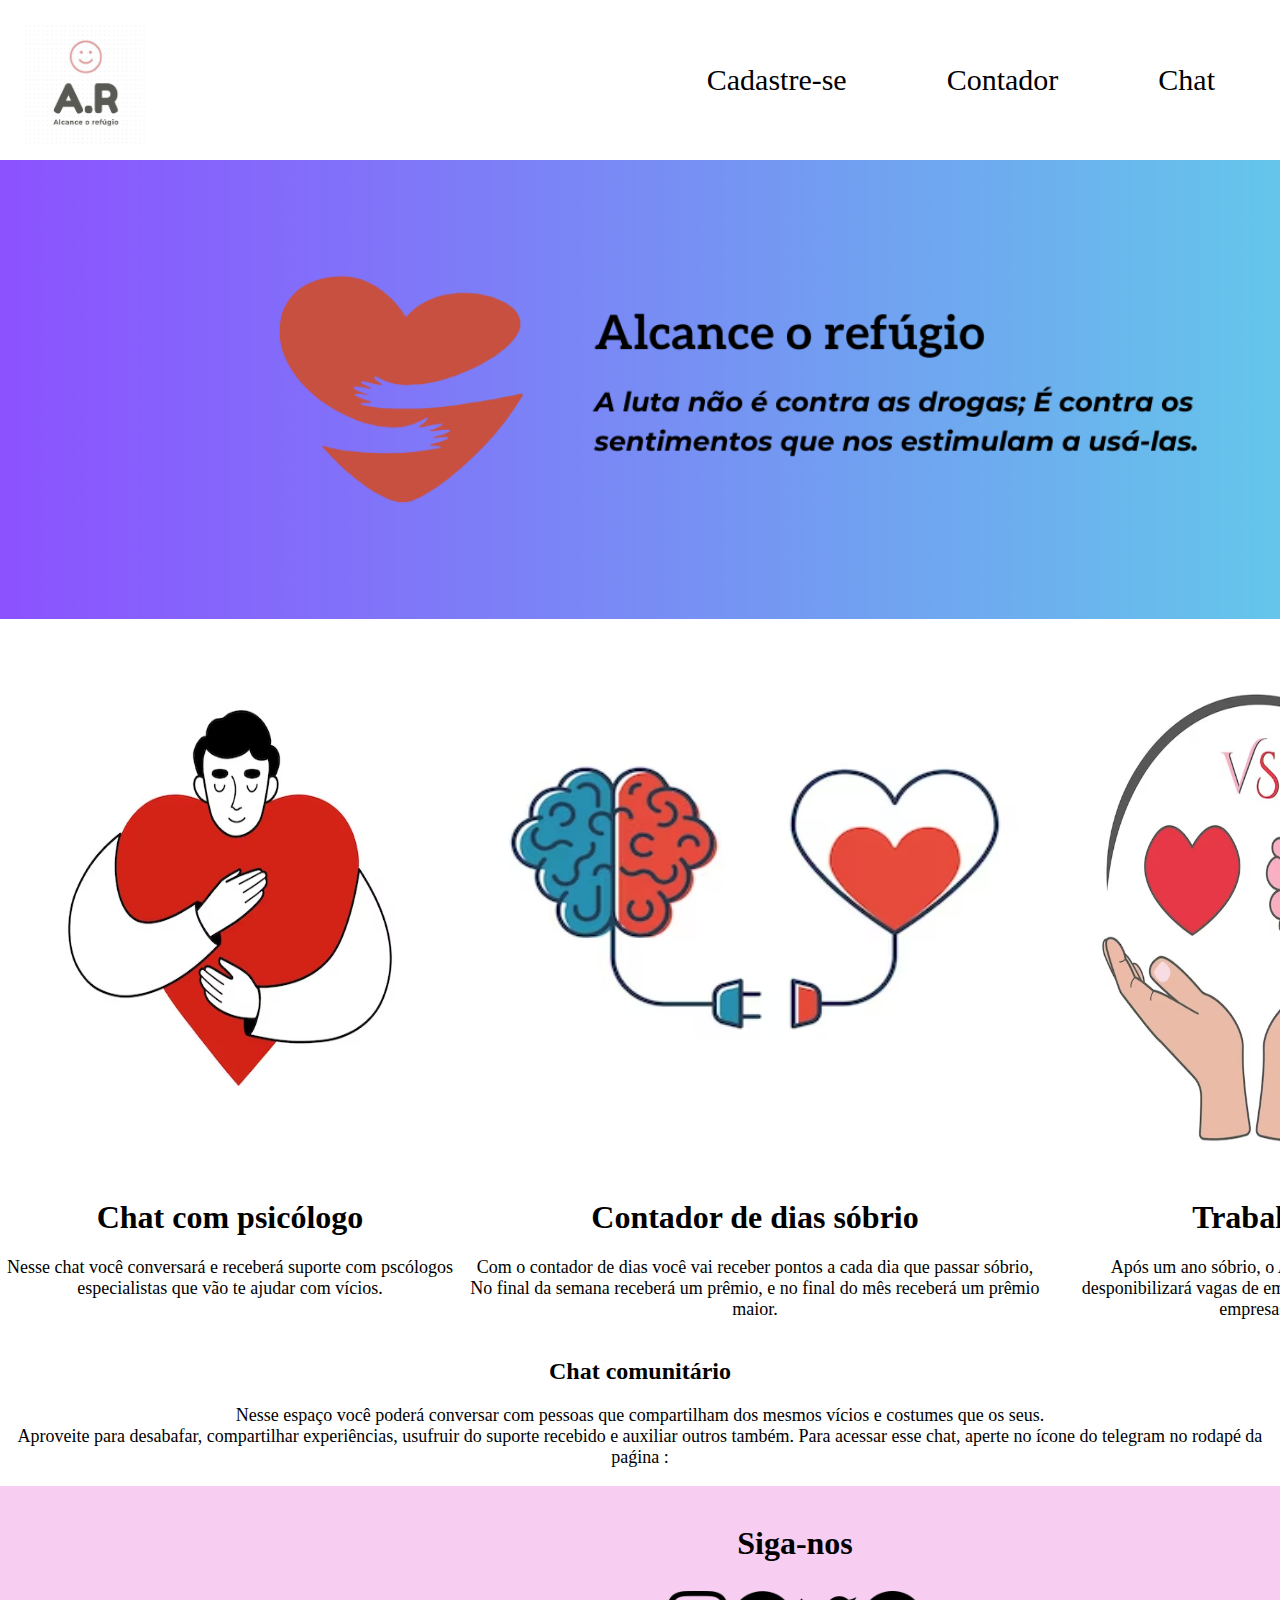
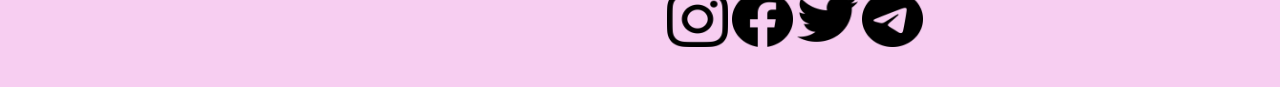
<file: index.html>
<!DOCTYPE html>
<html lang="en">
<head>
    <meta charset="UTF-8">
    <meta http-equiv="X-UA-Compatible" content="IE=edge">
    <meta name="viewport" content="width=device-width, initial-scale=1.0">
    <title>HOME</title>
    <link rel="stylesheet" href="style.css">
</head>
<body>
    <div class="tudo">
        <div class="cabecalho">
            <img class="logo" src="logo1.jpeg">
            <div class="cadastro">
                <ul>
                    <li><a href="index1.html">Cadastre-se </a></li>

                    <li><a href="index6.html">Contador</li></a>
                    <li><a href="index5.html">Chat</li></a>
                </ul>
                
            </div>
        </div>
        <div class="comeco">
           <img class="banner" src="Talk to us.png">
        </div>
        <div class="exp">
            <div class="texto1">
                <img class="autoajuda" src="autoajuda.jpeg">
                <h1>Chat com psicólogo </h1>
               <p> Nesse chat você conversará e receberá suporte com pscólogos especialistas que vão te ajudar com vícios.
            </div>
            <div class="texto2">
                <img class="cerebro" src="cerebro.jpeg">
                <h1>Contador de dias sóbrio</h1>
                <p>Com o contador de dias você vai receber pontos a cada dia que passar sóbrio, 
                <br>No final da semana receberá um prêmio, e no final do mês receberá um prêmio maior.
                </p>
            </div>
            <div class="texto3">
                <img class="vs" src="vs..jpeg">
                <h1>Trabalho </h1>
                <p>
                    Após um ano sóbrio, o Alcance Refúgio desponibilizará vagas de emprego em diferentes empresas.</p>
            </div>
            
        </div>
    
        
        <div class="comunitario">
            <h2>Chat comunitário</h2>
            <p>
                Nesse espaço você poderá conversar com pessoas que compartilham dos mesmos vícios e costumes que os seus. <br>
                Aproveite para desabafar, compartilhar experiências, usufruir do suporte recebido e auxiliar outros também. 
                Para acessar esse chat, aperte no ícone do telegram no rodapé da paǵina :
            </p>
        </div>
        <div class="rodape">
            <br>
            <div class="redes">
               <h1>Siga-nos</h1> 
               <a href="https://instagram.com/suporte2d?igshid=OGQ5ZDc2ODk2ZA=="><img class="insta" src="instagram (1).png"></a>
               <a href="https://www.facebook.com/profile.php?id=61552920634594&mibextid=ZbWKwL"><img class="face" src="facebook (1).png"></a>
               <a href=" https://x.com/Suporte2D?s=09 "><img class="twit" src="twitter.png"></a>
               <a href=" https://t.me/+3ENlrYXe0_UyMzUx "><img class="tele" src="telegram.png"></a>
            </div>
            <br>
            <br>
        </div>
    </div>
    
</body>
</html>
</file>
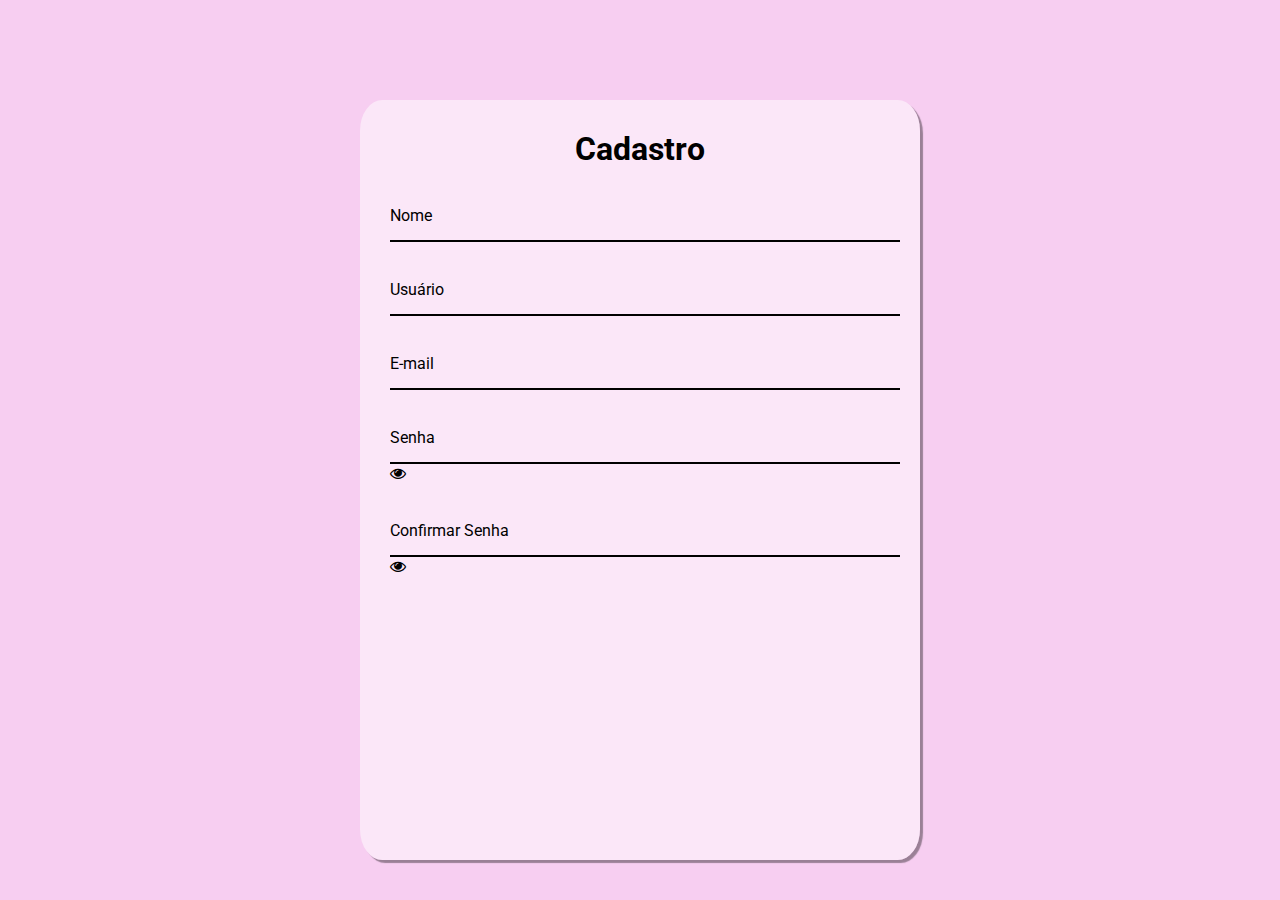
<file: index1.html>
<!DOCTYPE html>
<html lang="en">
<head>
    <meta charset="UTF-8">
    <meta http-equiv="X-UA-Compatible" content="IE=edge">
    <meta name="viewport" content="width=device-width, initial-scale=1.0">
    <title>CADASTRO</title>
    <link rel="stylesheet" href="style2.css">
    <body>

      <head>
         <link rel="stylesheet" href="https://stackpath.bootstrapcdn.com/font-awesome/4.7.0/css/font-awesome.min.css">  
         </head>
         
         <body>
         
         <div class='container'>
           <div class='card'>
             <h1> Cadastro </h1>
             
             <div id='msgError'></div>
             <div id='msgSuccess'></div>
             
                     <div class="label-float">
                        <input type="text" id="nome" placeholder=" " required>
                        <label id="labelNome" for="nome">Nome</label>
                     </div>
         
                     <div class="label-float">
                        <input type="text" id="usuario" placeholder=" " required>
                        <label id="labelUsuario" for="usuario">Usuário</label>
                     </div>

                     <div class="label-float">
                        <input type="text" id="nome" placeholder=" " required>
                        <label id="labelNome" for="nome">E-mail</label>
                     </div>
                     
                     <div class="label-float">
                        <input type="password" id="senha" placeholder=" " required>
                        <label id="labelSenha" for="senha">Senha</label>
                        <i id="verSenha" class="fa fa-eye" aria-hidden="true"></i>
                        
                     </div>
         
                     <div class="label-float">
                        <input type="password" id="confirmSenha" placeholder=" " required>
                        <label id="labelConfirmSenha" for="confirmSenha">Confirmar Senha</label>
                        <i id="verConfirmSenha" class="fa fa-eye" aria-hidden="true"></i>
                     </div>
                     
                     <div class='justify-center'>
                       <a href="index3.html"><button onclick='cadastrar()'>Próximo</button></a> 
                     </div>
         
             
           </div>
           </div>
         </body>



    
       
          <script type="text/javascript" src="index2.js"></script>
        
</body>
</html>
</file>
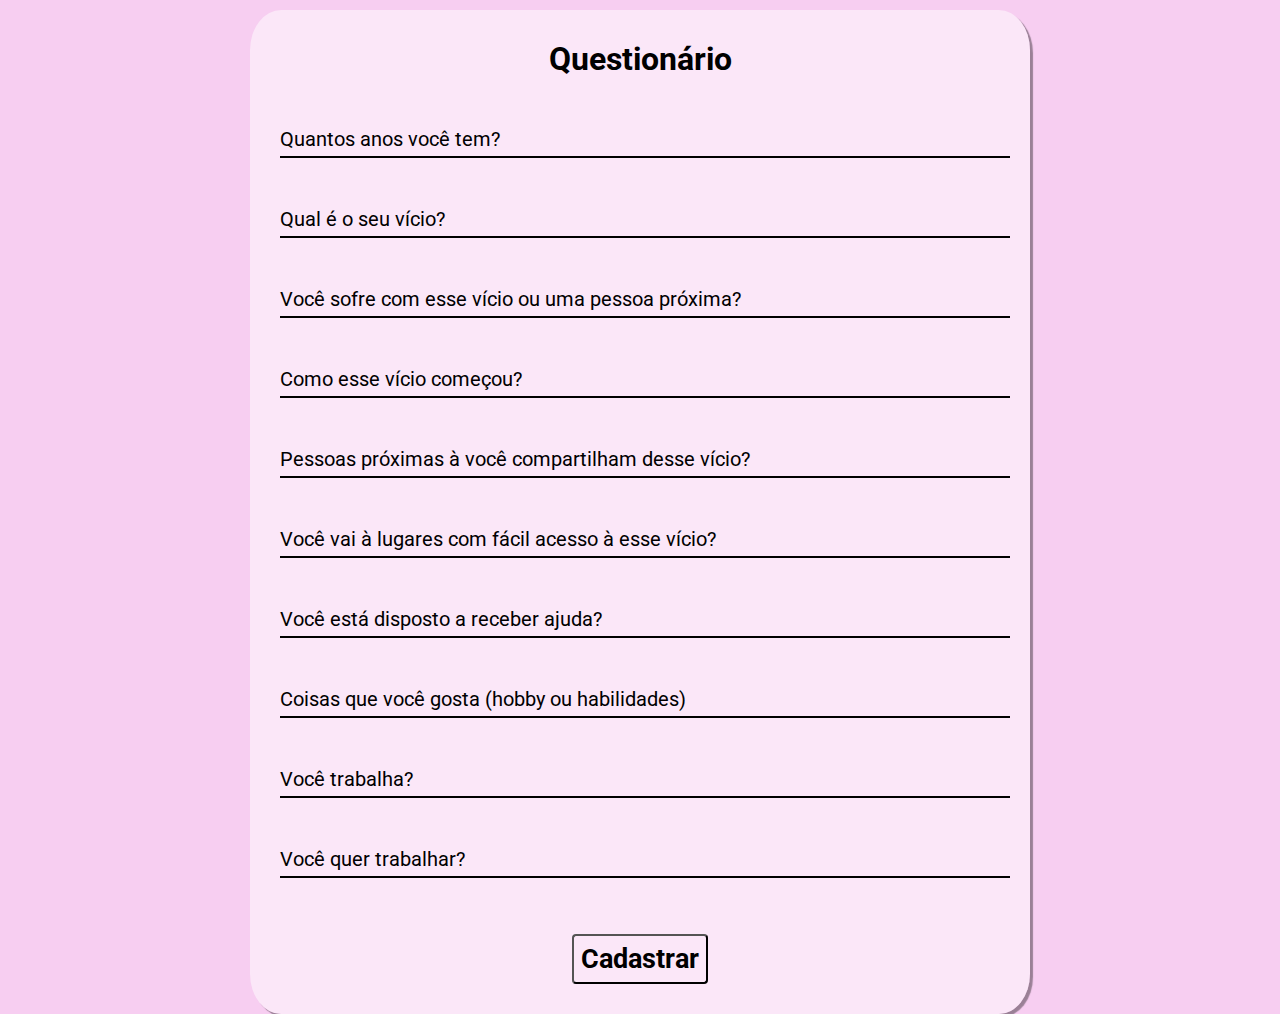
<file: index3.html>
<!DOCTYPE html>
<html lang="en">
<head>
    <meta charset="UTF-8">
    <meta http-equiv="X-UA-Compatible" content="IE=edge">
    <meta name="viewport" content="width=device-width, initial-scale=1.0">
    <title>QUESTIONÁRIO</title>
    <link rel="stylesheet" href="style3.css">
    <body>

      <head>
         <link rel="stylesheet" href="https://stackpath.bootstrapcdn.com/font-awesome/4.7.0/css/font-awesome.min.css">  
         </head>
         
         <body>
         
         <div class='container'>
           <div class='card'>
             <h1> Questionário </h1>
             
             <div id='msgError'></div>
             <div id='msgSuccess'></div>

                     <div class="label-float">
                           <input type="text" id="nome" placeholder=" " required>
                           <label id="labelNome" for="nome">Quantos anos você tem?</label>
                     </div>
             
                     <div class="label-float">
                        <input type="text" id="nome" placeholder=" " required>
                        <label id="labelNome" for="nome">Qual é o seu vício?</label>
                     </div>
         
                     <div class="label-float">
                        <input type="text" id="usuario" placeholder=" " required>
                        <label id="labelUsuario" for="usuario">Você sofre com esse vício ou uma pessoa próxima?</label>
                     </div>

                     <div class="label-float">
                        <input type="text" id="nome" placeholder=" " required>
                        <label id="labelNome" for="nome">Como esse vício começou?</label>
                     </div>

                     <div class="label-float">
                        <input type="text" id="nome" placeholder=" " required>
                        <label id="labelNome" for="nome">Pessoas próximas à você compartilham desse vício?</label>
                     </div>

                     <div class="label-float">
                        <input type="text" id="nome" placeholder=" " required>
                        <label id="labelNome" for="nome">Você vai à lugares com fácil acesso à esse vício?</label>
                     </div>

                     <div class="label-float">
                        <input type="text" id="nome" placeholder=" " required>
                        <label id="labelNome" for="nome">Você está disposto a receber ajuda?</label>
                     </div>
                     
                     <div class="label-float">
                        <input type="text" id="nome" placeholder=" " required>
                        <label id="labelNome" for="nome">Coisas que você gosta (hobby ou habilidades)</label>
                     </div>

                     <div class="label-float">
                        <input type="text" id="nome" placeholder=" " required>
                        <label id="labelNome" for="nome">Você trabalha?</label>
                     </div>

                     <div class="label-float">
                        <input type="text" id="nome" placeholder=" " required>
                        <label id="labelNome" for="nome">Você quer trabalhar?</label>
                     </div>

                     <div class='justify-center'>
                       <a href="index4.html"><button onclick='cadastrar()'>Cadastrar</button></a> 
                     </div>
         
             
           </div>
           </div>
         </body>



    
       
          <script type="text/javascript" src="index3.js"></script>
        
</body>
</html>
</file>
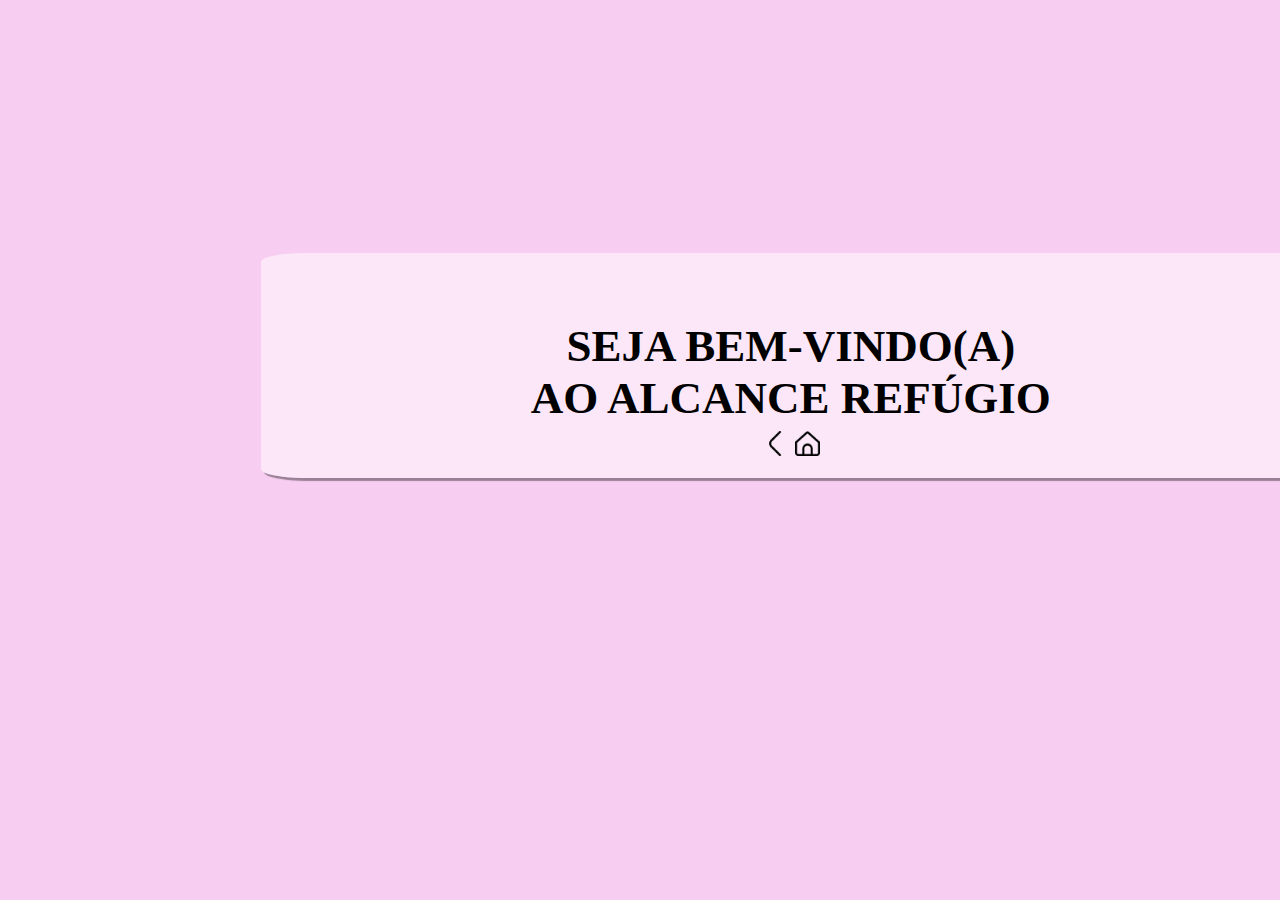
<file: index4.html>
<!DOCTYPE html>
<html lang="en">
<head>
    <meta charset="UTF-8">
    <meta http-equiv="X-UA-Compatible" content="IE=edge">
    <meta name="viewport" content="width=device-width, initial-scale=1.0">
    <title>BEM-VINDO</title>
    <link rel="stylesheet" href="style4.css">
</head>
<body> 
    <div class="mae">
        <div class="titulo">
           <h2> SEJA BEM-VINDO(A)<br>
            AO ALCANCE REFÚGIO </h2>
        </div>
        <div class="imagem">
           <a href="index3.html"> <img class="seta" src="angulo-esquerdo.png"></a>
           <a href="index.html"> <img class="casa" src="casa.png"></a>
        </div>
</div>
    
</body>
</html>
</file>
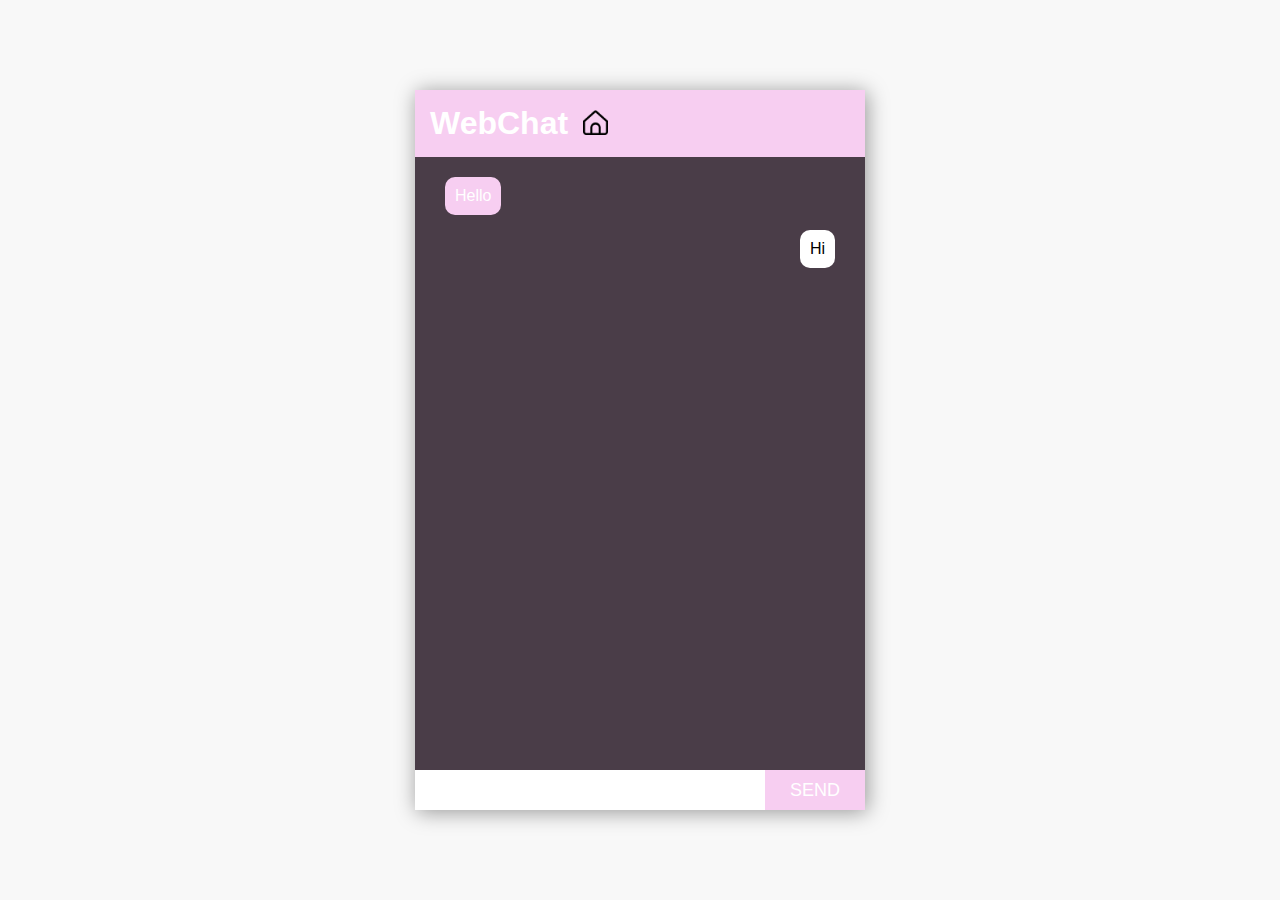
<file: index5.html>
<!DOCTYPE html>
<html lang="en">
<head>
    <meta charset="UTF-8">
    <meta http-equiv="X-UA-Compatible" content="IE=edge">
    <meta name="viewport" content="width=device-width, initial-scale=1.0">
    <title>Chat</title>
    <link rel="stylesheet" href="style5.css">
</head>
<body>
    <div class="container">
        <div class="header">
            <h1>WebChat</h1>
            <a href="index.html"><img class="home" src="casa.png"></a>
        </div>
        <div class="body">
           <p class="message"> Hello</p>
           <p class="message user_message">Hi</p>
        </div>
        <div class="footer">
            <form>
                <input type="text" name="">
                <button>SEND</button>

            </form>
        </div>
    </div>

</body>
</html>
</file>
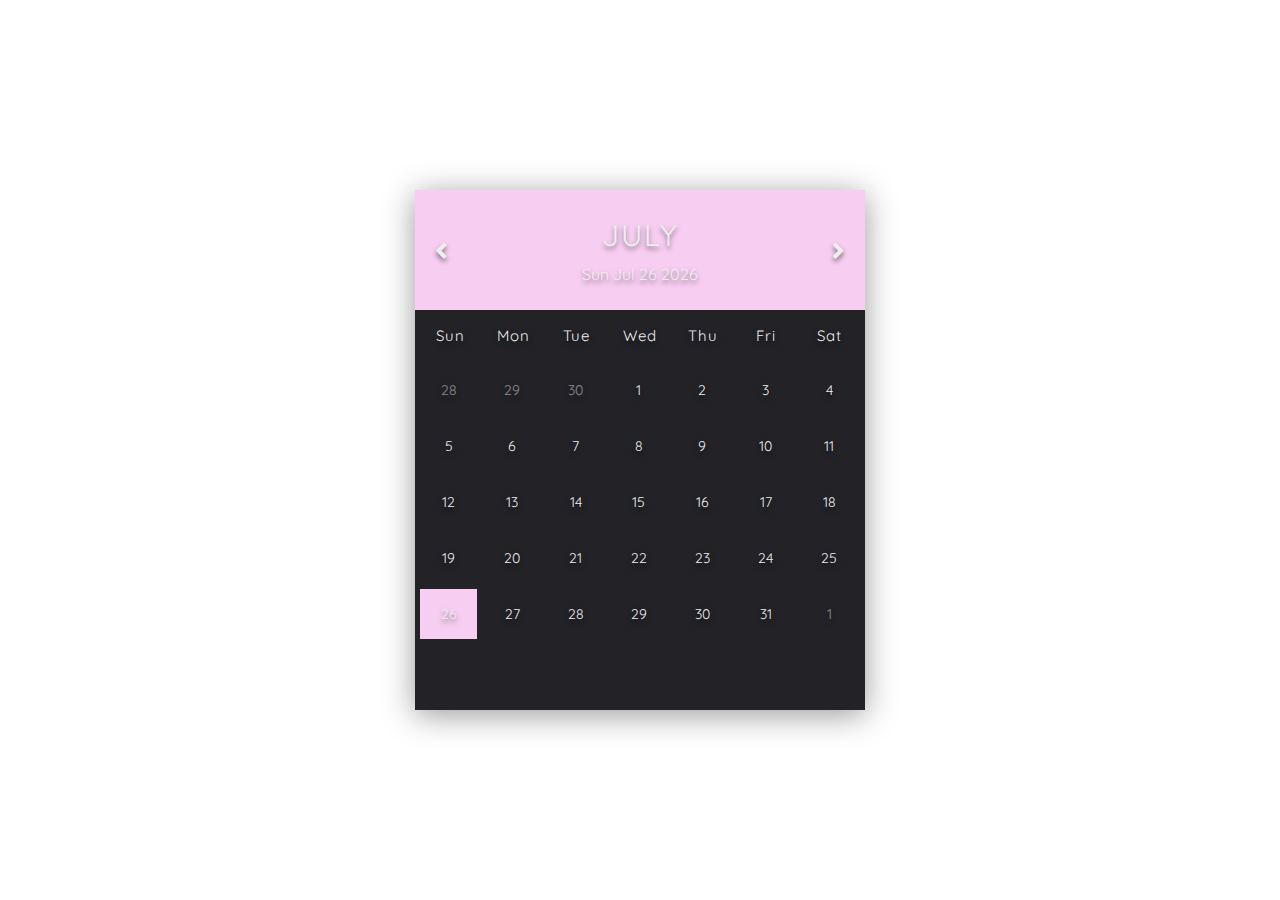
<file: index6.html>
<!DOCTYPE html>
<html lang="en">
  <head>
    <meta charset="UTF-8" />
    <meta name="viewport" content="width=device-width, initial-scale=1.0" />
    <title>Contador</title>
    <link rel="stylesheet" href="style6.css" />
    <link
      rel="stylesheet"
      href="https://cdnjs.cloudflare.com/ajax/libs/font-awesome/5.13.0/css/all.min.css"
    />
    <link
      href="https://fonts.googleapis.com/css2?family=Quicksand:wght@300;400;500;600;700&display=swap"
      rel="stylesheet"
    />
  </head>
  <body>
    <div class="container">
      <div class="calendar">
        <div class="month">
          <i class="fas fa-angle-left prev"></i>
          <div class="date">
            <h1></h1>
            <p></p>
          </div>
          <i class="fas fa-angle-right next"></i>
        </div>
        <div class="weekdays">
          <div>Sun</div>
          <div>Mon</div>
          <div>Tue</div>
          <div>Wed</div>
          <div>Thu</div>
          <div>Fri</div>
          <div>Sat</div>
        </div>
        <div class="days"></div>
      </div>
    </div>

    <script src="index6.js"></script>
  </body>
</html>
</file>
<file: style.css>
body{
    margin: 0%;
    padding: 0%;
}
.cabecalho{
    width: 98,5%;
    height: 130px;
    background: #ffffff;
    padding: 15px 15px;
    display: flex;
    justify-content: space-between;
    gap: 10px;
    

}
.logo{
    width: 123px;
    height: 122px;
    margin: 10px;
}
.cadastro{
    display: flex;
    align-items: center;
    padding-right: 50px;
    font-size: 30px;
    
}
ul{
    gap: 100px;
    display: flex;
    flex-direction: row;
    list-style: none;
}
a{
    text-decoration: none;
    color: black;
}
.comeco{
    text-align: center;
}
.banner{
    width: 1574px;
}
.exp{
    display: flex;
    padding-left: 5px;
    text-align: center;
}
.cerebro{
    width:600px;
    height: 550px;
}
.vs{
    width:400px;
    height: 510px;
}
.texto3{
    margin-top: 40px;

}
.autoajuda{
    width:450px;
    height: 550px;
}
.rodape{
    background-color: #f7cef1;
    width: 1590px;
    
    position: absolute;
    justify-content: center;
}
.redes{
    text-align: center;
    overflow: hidden;
   
}
.insta{
    width: 61px;
    height: 56px;
}
.face{
    width: 61px;
    height: 56px;
    margin-top: 7px;

}
.twit{
    width: 61px;
    height: 56px;
    margin-top: 5px;

}
.tele{
    width: 61px;
    height: 56px;
    margin-top: 5px;

}
.comunitario{
    text-align: center;
}
p{
    font-size: 18px;
}
</file>
<file: style2.css>
@import url('https://fonts.googleapis.com/css2?family=Roboto:ital,wght@0,100;0,300;0,400;0,500;0,700;0,900;1,100;1,300;1,400;1,500;1,700;1,900&display=swap');

* {
  margin: 0;
  padding: 0;
  font-family: 'Roboto', sans-serif;
}

body {
  background-color: #f7cef1;
  background-repeat: no-repeat;
  background-size: cover;
  background-attachment: fixed
  
}

.container {
  display: flex;
  justify-content: center;
  width: 100%;
  margin-top: 100px;
}

.card {
  background-color: #ffffff80;
  padding: 30px;
  border-radius: 4%;
  box-shadow: 3px 3px 1px 0px #00000060;
  width: 500px;
  height: 700px;
}

h1{
  text-align: center;
  margin-bottom: 20px;
  color: #000000
}

.label-float input{
  width: 100%;
  padding: 5px 5px;
  display: inline-block;
  border: 0;
  border-bottom: 2px solid #000000;
  background-color: transparent;
  outline: none;
  min-width: 180px;
  font-size: 20px;
  transition: all .3s ease-out;
  border-radius: 0;
  
}

.label-float{
  position: relative;
  padding-top: 13px;
  margin-top: 5%;
  margin-bottom: 5%;
}

.label-float input:focus{
  border-bottom: 2px solid #000000;
}

.label-float label{
  color: #000000;
  pointer-events: none;
  position: absolute;
  top: 0;
  left: 0;
  margin-top: 13px;
  transition: all .3s ease-out;
}

.label-float input:focus + label,
.label-float input:valid + label{
  font-size: 20px;
  margin-top: 0;
  color: #000000
}





#msgSuccess{
  text-align: center;
  color: #00bb00;
  background-color: #bbffbe;
  padding: 10px;
  border-radius: 4px;
  display: none;
}

.Vicio input{
    width: 100%;
  padding: 5px 5px;
  display: inline-block;
  border: 0;
  border-bottom: 2px solid #000000;
  background-color: transparent;
  outline: none;
  min-width: 180px;
  font-size: 20px;
  transition: all .3s ease-out;
  border-radius: 0;
}

.Vicio {
    position: relative;
  padding-top: 13px;
  margin-top: 5%;
  margin-bottom: 5%;
}

.Vicio input:focus{
    border-bottom: 2px solid #000000;
}

.Vicio label{
    color: #000000;
    pointer-events: none;
    position: absolute;
    top: 0;
    left: 0;
    margin-top: 13px;
    transition: all .3s ease-out;
}

.Vicio input:focus + label,
.Vicio input:valid + label{
  font-size: 20px;
  margin-top: 0;
  color: #000000
}

button{
    background: 12pt;
    margin-top: 20px;
    border-radius: 4px;
    cursor: pointer;
    outline: none;
    transition: all .4s ease-out;
    width: 150px;
    height: 70px;
  }
  
  button:hover{
    background-color: #000000;
    color: #fff;
    width: 100px;
  }

  .justify-center{
    display: flex;
    justify-content: center;
    color: #000000;
    pointer-events: none;
    position: absolute;
    top: 0;
    left: 0;
    margin-top: 13px;
    transition: all .3s ease-out;
    text-align: center;
    color: #ff0000;
    background-color: #ffbbbb;
    padding: 10px;
    border-radius: 4px;
    display: none;
  }

  .tempo input{
    width: 100%;
  padding: 5px 5px;
  display: inline-block;
  border: 0;
  border-bottom: 2px solid #000000;
  background-color: transparent;
  outline: none;
  min-width: 180px;
  font-size: 20px;
  transition: all .3s ease-out;
  border-radius: 0;
}

.tempo {
    position: relative;
  padding-top: 13px;
  margin-top: 5%;
  margin-bottom: 5%;
}

.tempo input:focus{
    border-bottom: 2px solid #000000;
}

.tempo label{
    color: #000000;
    pointer-events: none;
    position: absolute;
    top: 0;
    left: 0;
    margin-top: 13px;
    transition: all .3s ease-out;
}

.tempo input:focus + label,
.tempo input:valid + label{
  font-size: 20px;
  margin-top: 0;
  color: #000000;
}

.idade input{
    width: 100%;
  padding: 5px 5px;
  display: inline-block;
  border: 0;
  border-bottom: 2px solid #000000;
  background-color: transparent;
  outline: none;
  min-width: 180px;
  font-size: 20px;
  transition: all .3s ease-out;
  border-radius: 0;
}

.idade {
    position: relative;
  padding-top: 13px;
  margin-top: 5%;
  margin-bottom: 5%;
}

.idade input:focus{
    border-bottom: 2px solid #000000;
}

.idade label{
    color: #000000;
    pointer-events: none;
    position: absolute;
    top: 0;
    left: 0;
    margin-top: 13px;
    transition: all .3s ease-out;
}

.idade input:focus + label,
.idade input:valid + label{
  font-size: 20px;
  margin-top: 0;
  color: #000000;
}
</file>
<file: style3.css>
@import url('https://fonts.googleapis.com/css2?family=Roboto:ital,wght@0,100;0,300;0,400;0,500;0,700;0,900;1,100;1,300;1,400;1,500;1,700;1,900&display=swap');

* {
  margin: 0;
  padding: 0;
  font-family: 'Roboto', sans-serif;
}

body {
  background-color:#f7cef1;
  background-repeat: no-repeat;
  background-size: cover;
  background-attachment: fixed
  
}

.container {
  display: flex;
  justify-content: center;
  width: 100%;
  margin-top: 10px;
}

.card {
  background-color: #ffffff80;
  padding: 30px;
  border-radius: 4%;
  box-shadow: 3px 3px 1px 0px #00000060;
  width: 720px;
}

h1{
  text-align: center;
  margin-bottom: 20px;
  color: black;
}

.label-float input{
  width: 100%;
  padding: 5px 5px;
  display: inline-block;
  border: 0;
  border-bottom: 2px solid black;
  background-color: transparent;
  outline: none;
  min-width: 180px;
  font-size: 16px;
  transition: all .3s ease-out;
  border-radius: 0;
  
}

.label-float{
  position: relative;
  padding-top: 13px;
  margin-top: 5%;
  margin-bottom: 5%;
  font-size: 20px;
}

.label-float input:focus{
  border-bottom: 2px solid black;
}

.label-float label{
  color: black;
  pointer-events: none;
  position: absolute;
  top: 0;
  left: 0;
  margin-top: 13px;
  transition: all .3s ease-out;
}

.label-float input:focus + label,
.label-float input:valid + label{
  font-size: 13px;
  margin-top: 0;
  color: black;
}

button{
  background-color: transparent;
  border-color: black;
  color: black;
  padding: 7px;
  font-weight: bold;
  font-size: 20pt;
  margin-top: 20px;
  border-radius: 4px;
  cursor: pointer;
  outline: none;
  transition: all .4s ease-out;
}

button:hover{
  background-color: black;
  color: #fff;
}

.justify-center{
  display: flex;
  justify-content: center;
}

.fa-eye{
  position: absolute;
  top: 15px;
  right: 10px;
  cursor: pointer;
  color: black;
}

#msgError{
  text-align: center;
  color: #ff0000;
  background-color: #ffbbbb;
  padding: 10px;
  border-radius: 4px;
  display: none;
}

#msgSuccess{
  text-align: center;
  color: #00bb00;
  background-color: #bbffbe;
  padding: 10px;
  border-radius: 4px;
  display: none;
}
</file>
<file: style4.css>
body{
    background-color: #f7cef1;
    
}
.mae{
    background-color: #ffffff80;
    padding: 30px;
    border-radius: 4%;
    box-shadow: 3px 3px 1px 0px #00000060;
    width: 1000px;
    height: 165px;
    font-size: 30px;
    margin-left: 20%;
    margin-top: 20%;
}
h2{
    margin-bottom: 0%;
}
.titulo{
    text-align: center;
}
.imagem{
    text-align: center;
    margin-top: 5px;
}
.seta{
    width: 25px;
    height: 25px;
}
.casa{
    width: 25px;
    height: 25px;
}
</file>
<file: style5.css>
*{
    margin: 0;
    padding: 0;
    font-family: sans-serif;
    box-sizing: border-box;
}

body{

    height: 100vh;
    background-color: #f8f8f8;
    display: flex;
    justify-content: center;
    align-items: center;
}

.container{

    width: 450px;
    height: 80vh;
    display: flex;
    flex-direction: column;
    box-shadow: 2px 2px 20px rgba(0,0,0,0.4);
    background-color: #f7cef1;
}

.header h1{

    color: white;
    padding: 15px;
}
.header{
    display: flex;
}
.home{
    width: 25px;
    height: 25px;
    margin-top: 20px;
}

.body{

    flex: 1;
    color: white;
    background-color: rgba(0,0,0,0.7);
    padding: 20px 30px;
}

.message{

    background-color: #f7cef1;
    padding: 10px;
    color: white;
    width: fit-content;
    border-radius: 10px;
    margin-bottom: 15px;
}

.user_message{

    margin-left: auto;
    background-color: white;
    color: black;
}

.footer form{

    display: flex;

}

form input{

    flex: 1;
    height: 40px;
    border: none;
    outline: none;
    padding-left: 5px;
    font-size: 16px;
}

form button{

    width: 100px;
    font-size: 18px;
    border: none;
    outline: none;
    background-color: #f7cef1;
    color: white;
    cursor: pointer;
}

form button:hover{

    background-color: palevioletred;
    transition: 0.2s ease;
}
</file>
<file: style6.css>
* {
    margin: 0;
    padding: 0;
    box-sizing: border-box;
    font-family: "Quicksand", sans-serif;
  }
  
  html {
    font-size: 62.5%;
  }
  
  .container {
    width: 100%;
    height: 100vh;
    background-color: #ffffff;
    color: #eee;
    display: flex;
    justify-content: center;
    align-items: center;
  }
  
  .calendar {
    width: 45rem;
    height: 52rem;
    background-color: #222227;
    box-shadow: 0 0.5rem 3rem rgba(0, 0, 0, 0.4);
  }
  
  .month {
    width: 100%;
    height: 12rem;
    background-color: #f7cef1;
    display: flex;
    justify-content: space-between;
    align-items: center;
    padding: 0 2rem;
    text-align: center;
    text-shadow: 0 0.3rem 0.5rem rgba(0, 0, 0, 0.5);
  }
  
  .month i {
    font-size: 2.5rem;
    cursor: pointer;
  }
  
  .month h1 {
    font-size: 3rem;
    font-weight: 400;
    text-transform: uppercase;
    letter-spacing: 0.2rem;
    margin-bottom: 1rem;
  }
  
  .month p {
    font-size: 1.6rem;
  }
  
  .weekdays {
    width: 100%;
    height: 5rem;
    padding: 0 0.4rem;
    display: flex;
    align-items: center;
  }
  
  .weekdays div {
    font-size: 1.5rem;
    font-weight: 400;
    letter-spacing: 0.1rem;
    width: calc(44.2rem / 7);
    display: flex;
    justify-content: center;
    align-items: center;
    text-shadow: 0 0.3rem 0.5rem rgba(0, 0, 0, 0.5);
  }
  
  .days {
    width: 100%;
    display: flex;
    flex-wrap: wrap;
    padding: 0.2rem;
  }
  
  .days div {
    font-size: 1.4rem;
    margin: 0.3rem;
    width: calc(40.2rem / 7);
    height: 5rem;
    display: flex;
    justify-content: center;
    align-items: center;
    text-shadow: 0 0.3rem 0.5rem rgba(0, 0, 0, 0.5);
    transition: background-color 0.2s;
  }
  
  .days div:hover:not(.today) {
    background-color: #262626;
    border: 0.2rem solid #777;
    cursor: pointer;
  }
  
  .prev-date,
  .next-date {
    opacity: 0.5;
  }
  
  .today {
    background-color: #f7cef1;
  }
</file>
